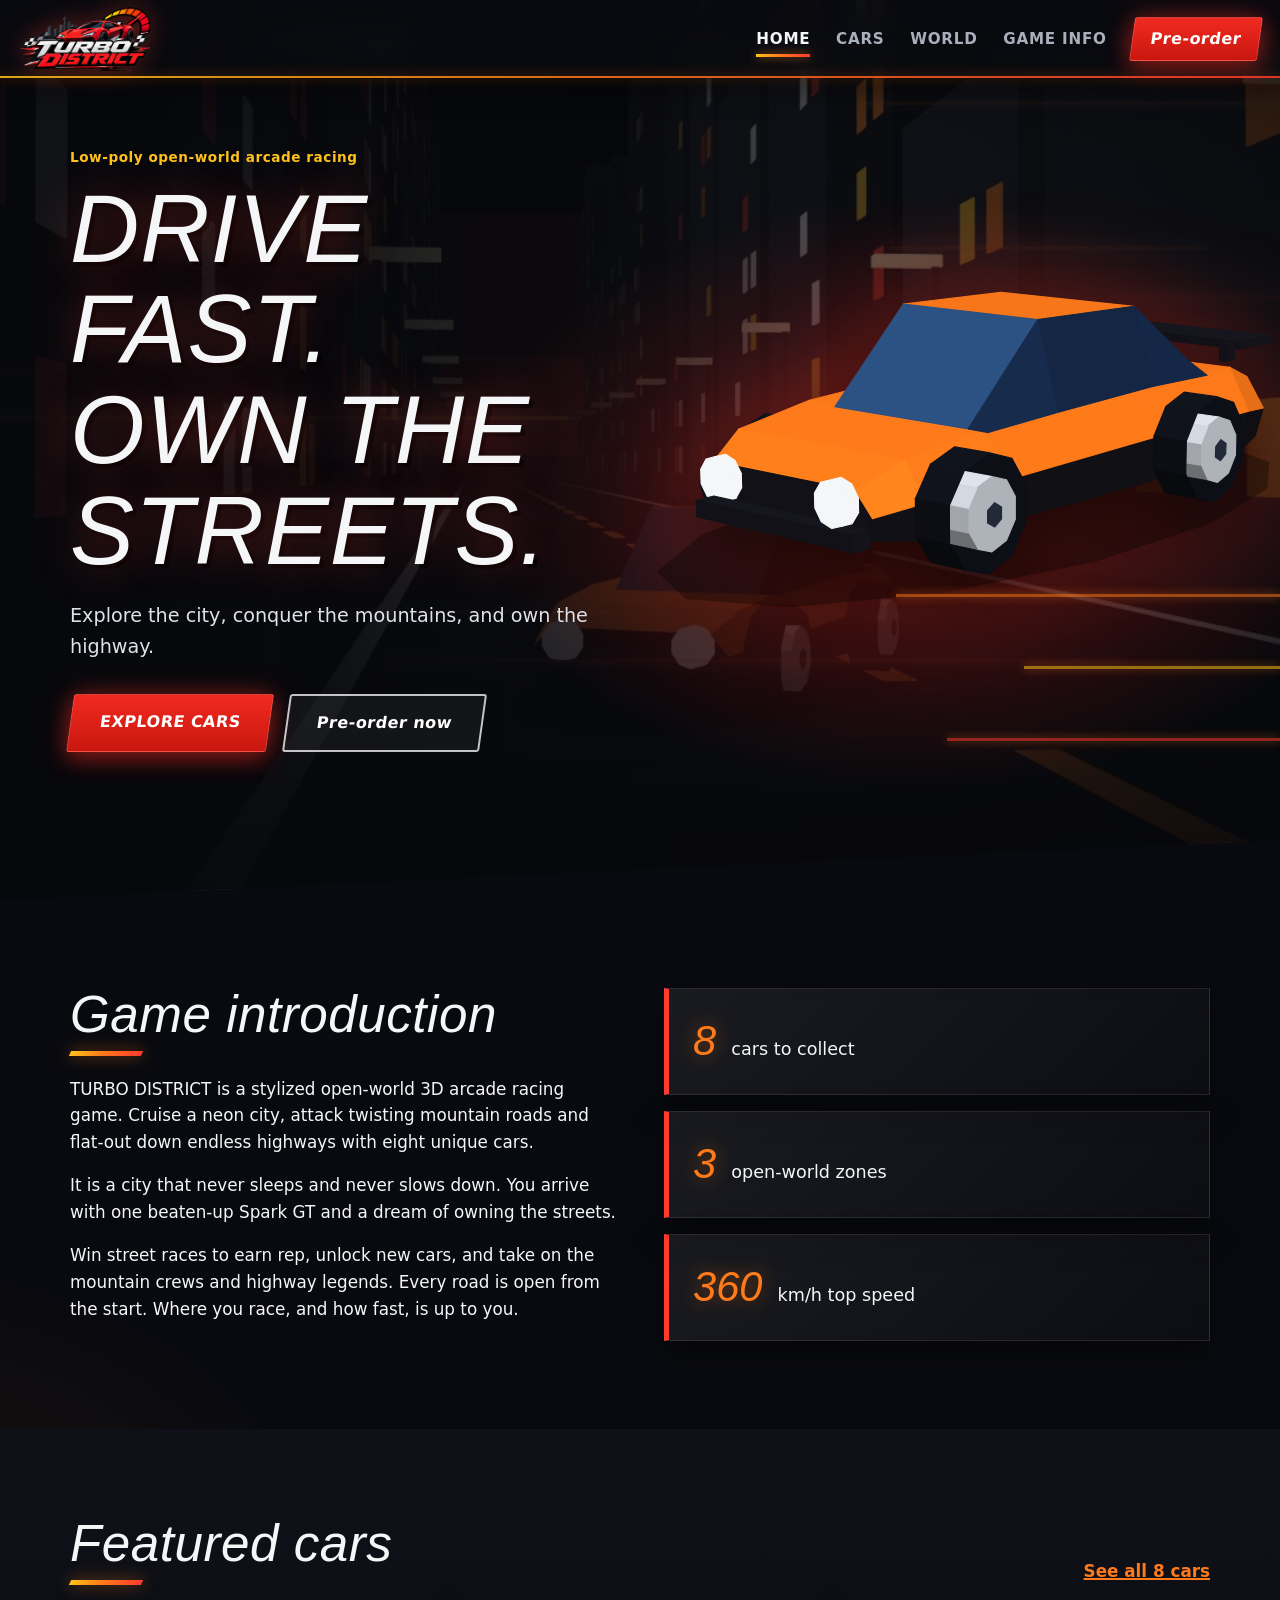
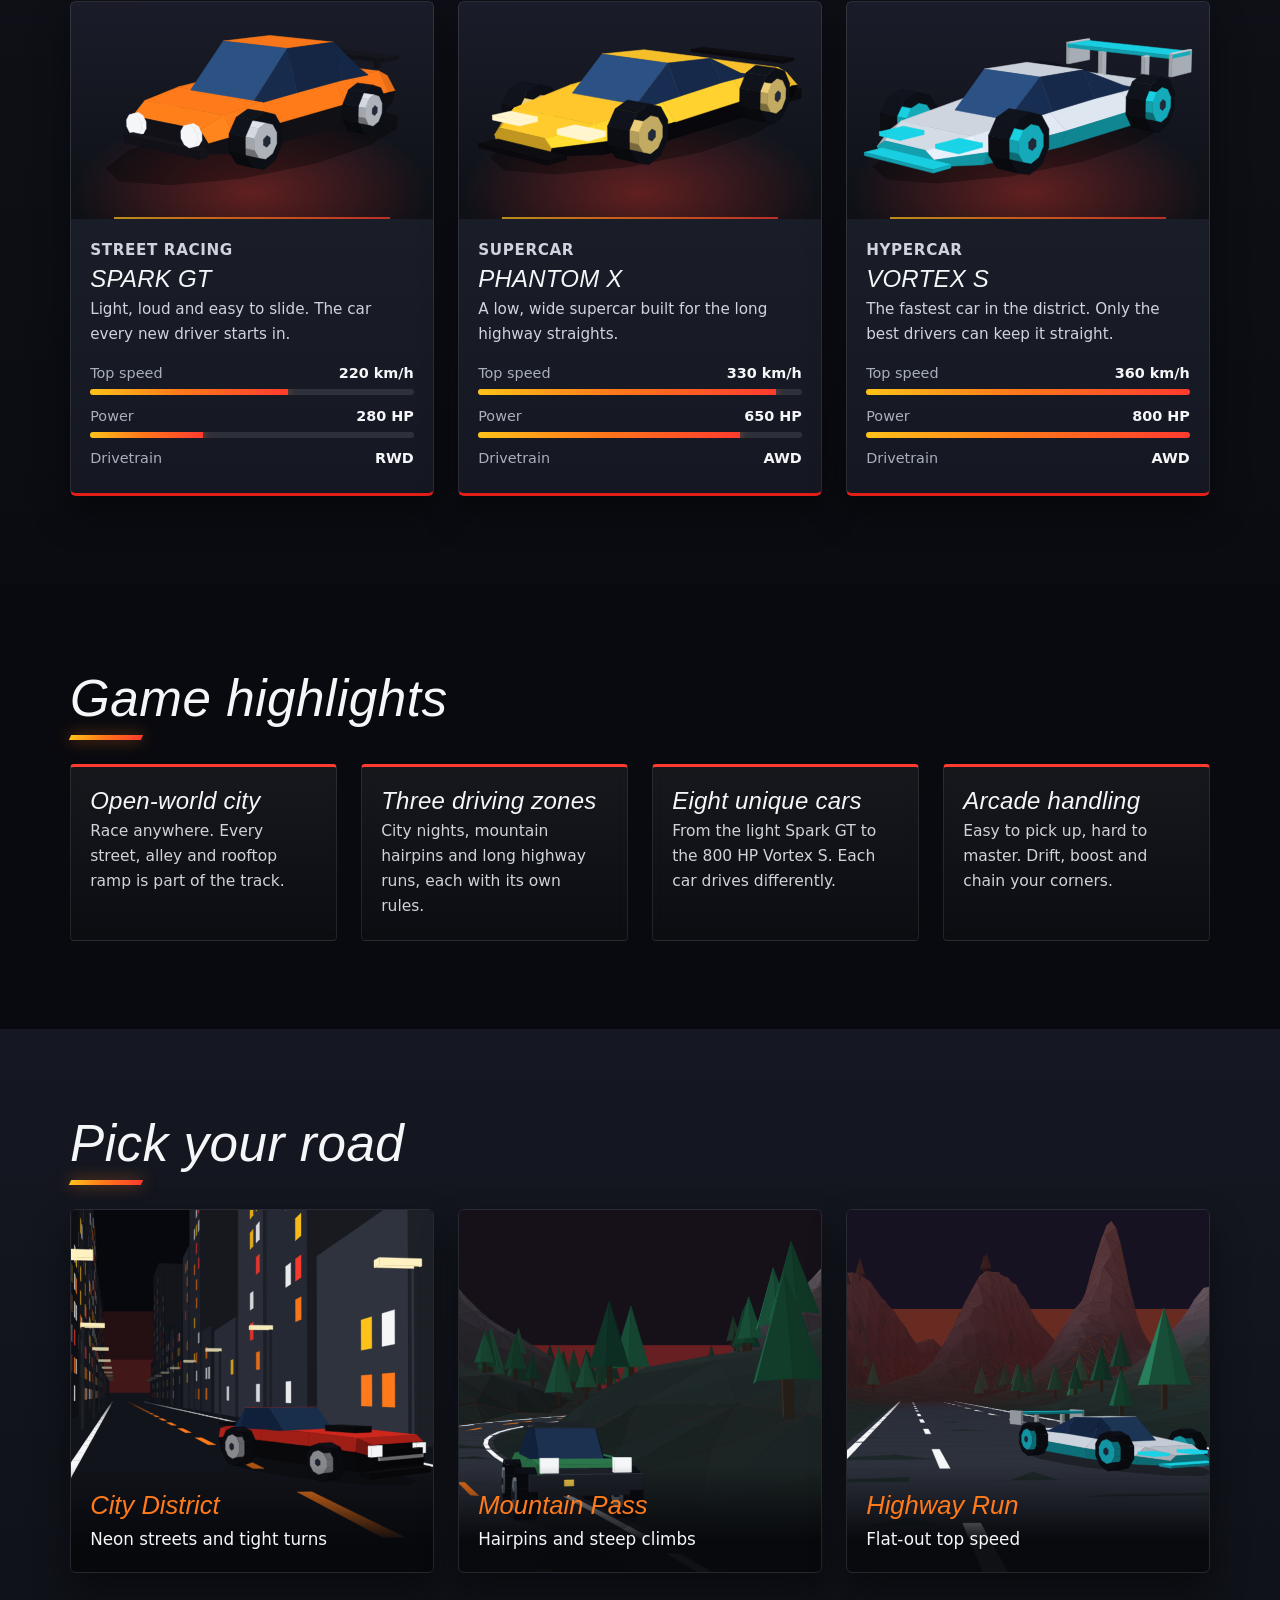
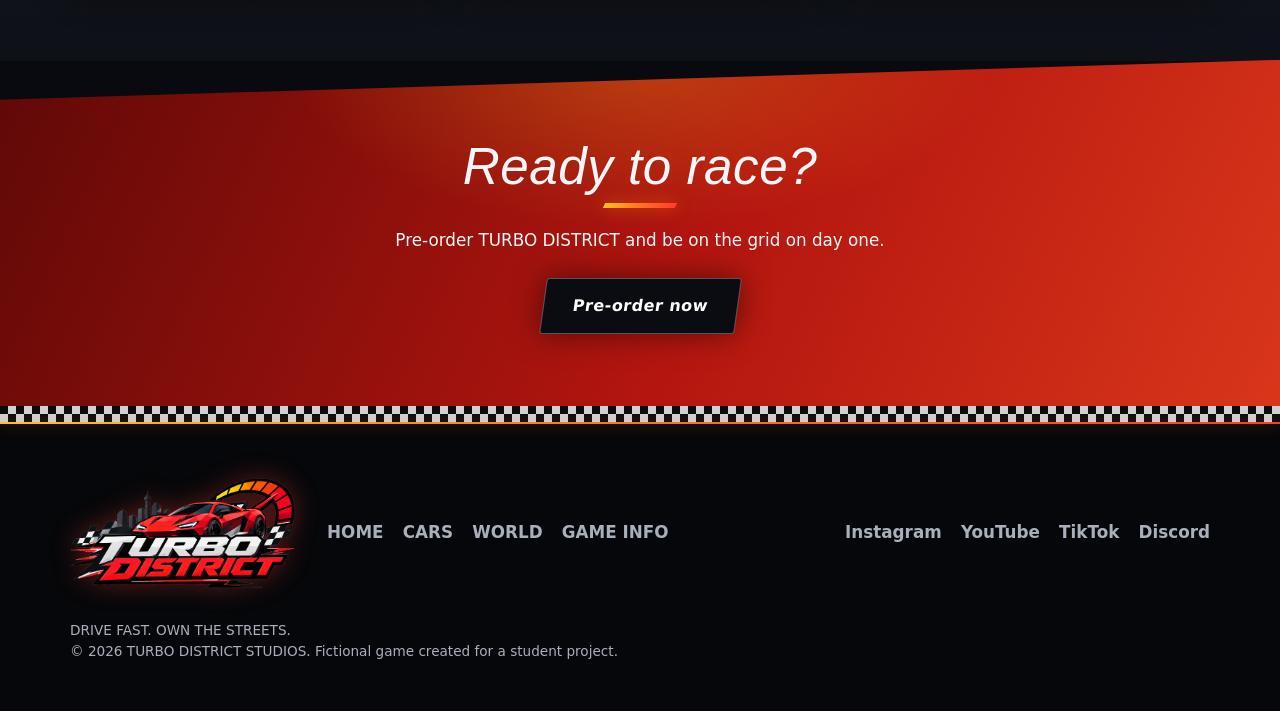
<file: index.html>
<!DOCTYPE html>
<html lang="en">
<head>
<meta charset="utf-8">
<meta name="viewport" content="width=device-width, initial-scale=1">
<title>Home | TURBO DISTRICT</title>
<meta name="theme-color" content="#090a0f">
<meta name="description" content="TURBO DISTRICT: a low-poly open-world arcade racing game. Drive fast. Own the streets.">
<link rel="icon" href="images/favicon.svg" type="image/svg+xml">
<link rel="stylesheet" href="css/style.css">
<script>document.documentElement.classList.add("js")</script>
</head>
<body class="home">
<a class="skip" href="#main">Skip to content</a>
<header class="site-header">
  <a class="logo" href="index.html" aria-label="TURBO DISTRICT home"><img src="images/logo.png" alt="TURBO DISTRICT logo" width="620" height="303"></a>
  <button class="nav-toggle" aria-expanded="false" aria-controls="nav" aria-label="Open menu"><span></span></button>
  <nav id="nav" aria-label="Main"><ul><li><a href="index.html" aria-current="page">HOME</a></li><li><a href="characters.html">CARS</a></li><li><a href="gallery.html">WORLD</a></li><li><a href="contact.html">GAME INFO</a></li></ul><a class="btn btn-sm" href="contact.html#download">Pre-order</a></nav>
</header>
<main id="main">
<section class="hero">
  <!-- Hero background video: video/hero.mp4 (muted loop). Replace the file to change it. The poster image shows while it loads. -->
  <video class="hero-video" autoplay muted loop playsinline preload="auto" poster="images/backgrounds/hero-poster.jpg" aria-hidden="true"><source src="video/hero.mp4" type="video/mp4"></video>
  <div class="wrap hero-grid">
    <div class="hero-text">
      <p class="tag tag-mint">Low-poly open-world arcade racing</p>
      <h1>DRIVE FAST.<br>OWN THE STREETS.</h1>
      <p class="lead">Explore the city, conquer the mountains, and own the highway.</p>
      <div class="actions"><a class="btn" href="characters.html">EXPLORE CARS</a><a class="btn btn-ghost" href="contact.html#download">Pre-order now</a></div>
    </div>
    <!-- REPLACE: swap images/hero/hero-car.svg for your own hero car render (keep the same file name or edit the src) -->
    <img class="hero-car" src="images/hero/hero-car.svg" alt="Orange low-poly sports car with rear wing" width="700" height="420">
  </div>
  <div class="speed" aria-hidden="true"><i></i><i></i><i></i></div>
</section>

<section class="section synopsis" id="synopsis">
  <div class="wrap two">
    <div>
      <h2>Game introduction</h2>
      <p>TURBO DISTRICT is a stylized open-world 3D arcade racing game. Cruise a neon city, attack twisting mountain roads and flat-out down endless highways with eight unique cars.</p>
      <p>It is a city that never sleeps and never slows down. You arrive with one beaten-up Spark GT and a dream of owning the streets.</p>
      <p>Win street races to earn rep, unlock new cars, and take on the mountain crews and highway legends. Every road is open from the start. Where you race, and how fast, is up to you.</p>
    </div>
    <ul class="facts"><li><strong>8</strong> cars to collect</li><li><strong>3</strong> open-world zones</li><li><strong>360</strong> km/h top speed</li></ul>
  </div>
</section>

<section class="section dark" id="featured">
  <div class="wrap">
    <div class="head"><h2>Featured cars</h2><a class="link" href="characters.html">See all 8 cars</a></div>
    <div class="grid-3"><article class="car" data-drive="RWD">
  <div class="car-img"><img src="images/cars/car-1.svg" alt="Spark Gt low-poly car, street racing" loading="lazy" width="700" height="420"></div>
  <div class="car-body">
    <p class="tag">STREET RACING</p>
    <h3>SPARK GT</h3>
    <p>Light, loud and easy to slide. The car every new driver starts in.</p>
    <dl class="stats">
      <div><dt>Top speed</dt><dd>220 km/h</dd><span class="bar"><i style="--v:61%"></i></span></div>
      <div><dt>Power</dt><dd>280 HP</dd><span class="bar"><i style="--v:35%"></i></span></div>
      <div><dt>Drivetrain</dt><dd>RWD</dd></div>
    </dl>
  </div>
</article><article class="car" data-drive="AWD">
  <div class="car-img"><img src="images/cars/car-3.svg" alt="Phantom X low-poly car, supercar" loading="lazy" width="700" height="420"></div>
  <div class="car-body">
    <p class="tag">SUPERCAR</p>
    <h3>PHANTOM X</h3>
    <p>A low, wide supercar built for the long highway straights.</p>
    <dl class="stats">
      <div><dt>Top speed</dt><dd>330 km/h</dd><span class="bar"><i style="--v:92%"></i></span></div>
      <div><dt>Power</dt><dd>650 HP</dd><span class="bar"><i style="--v:81%"></i></span></div>
      <div><dt>Drivetrain</dt><dd>AWD</dd></div>
    </dl>
  </div>
</article><article class="car" data-drive="AWD">
  <div class="car-img"><img src="images/cars/car-8.svg" alt="Vortex S low-poly car, hypercar" loading="lazy" width="700" height="420"></div>
  <div class="car-body">
    <p class="tag">HYPERCAR</p>
    <h3>VORTEX S</h3>
    <p>The fastest car in the district. Only the best drivers can keep it straight.</p>
    <dl class="stats">
      <div><dt>Top speed</dt><dd>360 km/h</dd><span class="bar"><i style="--v:100%"></i></span></div>
      <div><dt>Power</dt><dd>800 HP</dd><span class="bar"><i style="--v:100%"></i></span></div>
      <div><dt>Drivetrain</dt><dd>AWD</dd></div>
    </dl>
  </div>
</article></div>
  </div>
</section>

<section class="section" id="features">
  <div class="wrap">
    <h2>Game highlights</h2>
    <div class="features">
      <article><h3>Open-world city</h3><p>Race anywhere. Every street, alley and rooftop ramp is part of the track.</p></article>
      <article><h3>Three driving zones</h3><p>City nights, mountain hairpins and long highway runs, each with its own rules.</p></article>
      <article><h3>Eight unique cars</h3><p>From the light Spark GT to the 800 HP Vortex S. Each car drives differently.</p></article>
      <article><h3>Arcade handling</h3><p>Easy to pick up, hard to master. Drift, boost and chain your corners.</p></article>
    </div>
  </div>
</section>

<section class="section promo" id="zones">
  <div class="wrap">
    <h2>Pick your road</h2>
    <div class="zones">
      <a href="gallery.html#city"><img src="images/backgrounds/city.svg" alt="City District at night" loading="lazy"><span><b>City District</b>Neon streets and tight turns</span></a>
      <a href="gallery.html#mountain"><img src="images/backgrounds/mountain.svg" alt="Mountain Pass at dusk" loading="lazy"><span><b>Mountain Pass</b>Hairpins and steep climbs</span></a>
      <a href="gallery.html#highway"><img src="images/backgrounds/highway.svg" alt="Highway Run at sunset" loading="lazy"><span><b>Highway Run</b>Flat-out top speed</span></a>
    </div>
  </div>
</section>

<section class="cta">
  <div class="wrap"><h2>Ready to race?</h2><p>Pre-order TURBO DISTRICT and be on the grid on day one.</p><a class="btn" href="contact.html#download">Pre-order now</a></div>
</section>
</main>
<footer class="site-footer">
  <div class="wrap foot">
    <a class="logo" href="index.html"><img src="images/logo.png" alt="TURBO DISTRICT logo" width="620" height="303"></a>
    <ul><li><a href="index.html">HOME</a></li><li><a href="characters.html">CARS</a></li><li><a href="gallery.html">WORLD</a></li><li><a href="contact.html">GAME INFO</a></li></ul>
    <!-- REPLACE: change each href="#" to your real social media link -->
    <ul class="fsoc"><li><a href="#">Instagram</a></li><li><a href="#">YouTube</a></li><li><a href="#">TikTok</a></li><li><a href="#">Discord</a></li></ul>
    <p>DRIVE FAST. OWN THE STREETS.<br>&copy; <span id="year">2026</span> TURBO DISTRICT STUDIOS. Fictional game created for a student project.</p>
  </div>
</footer>
<script src="js/main.js"></script>
</body>
</html>
</file>
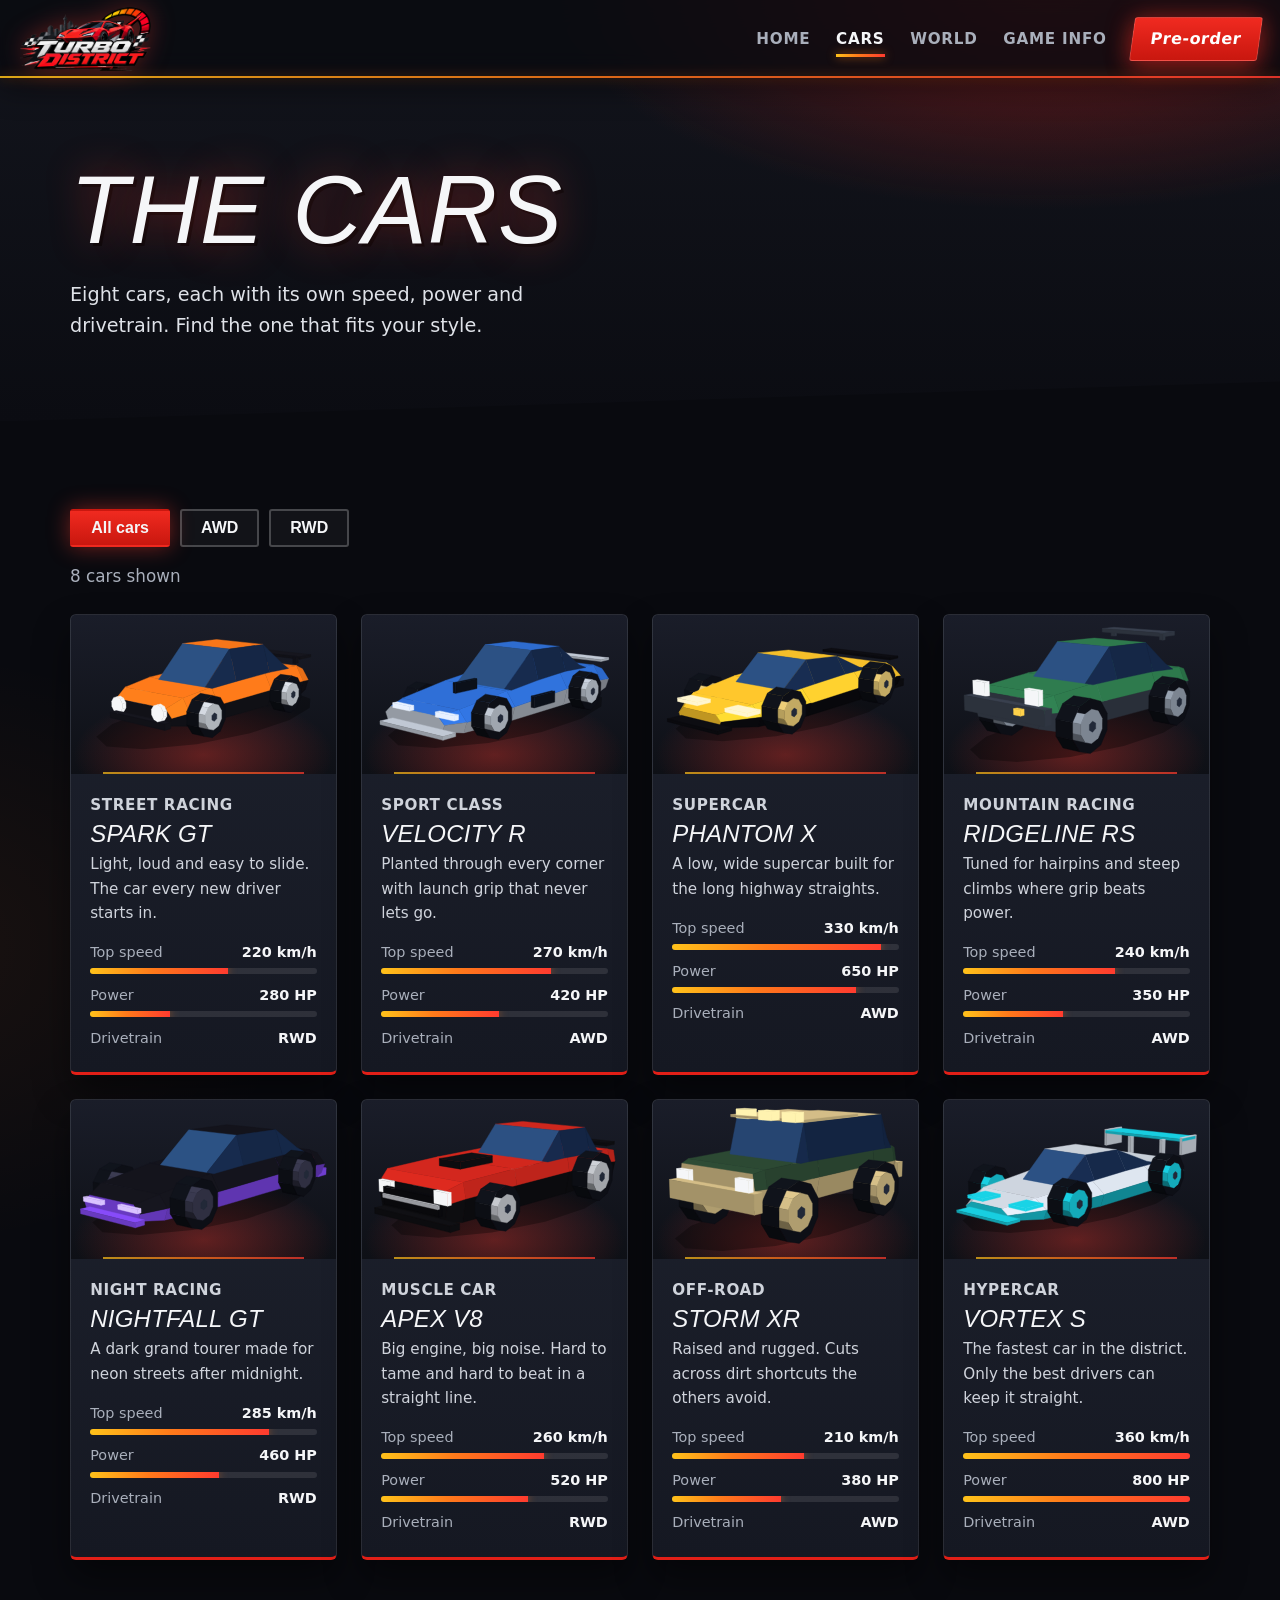
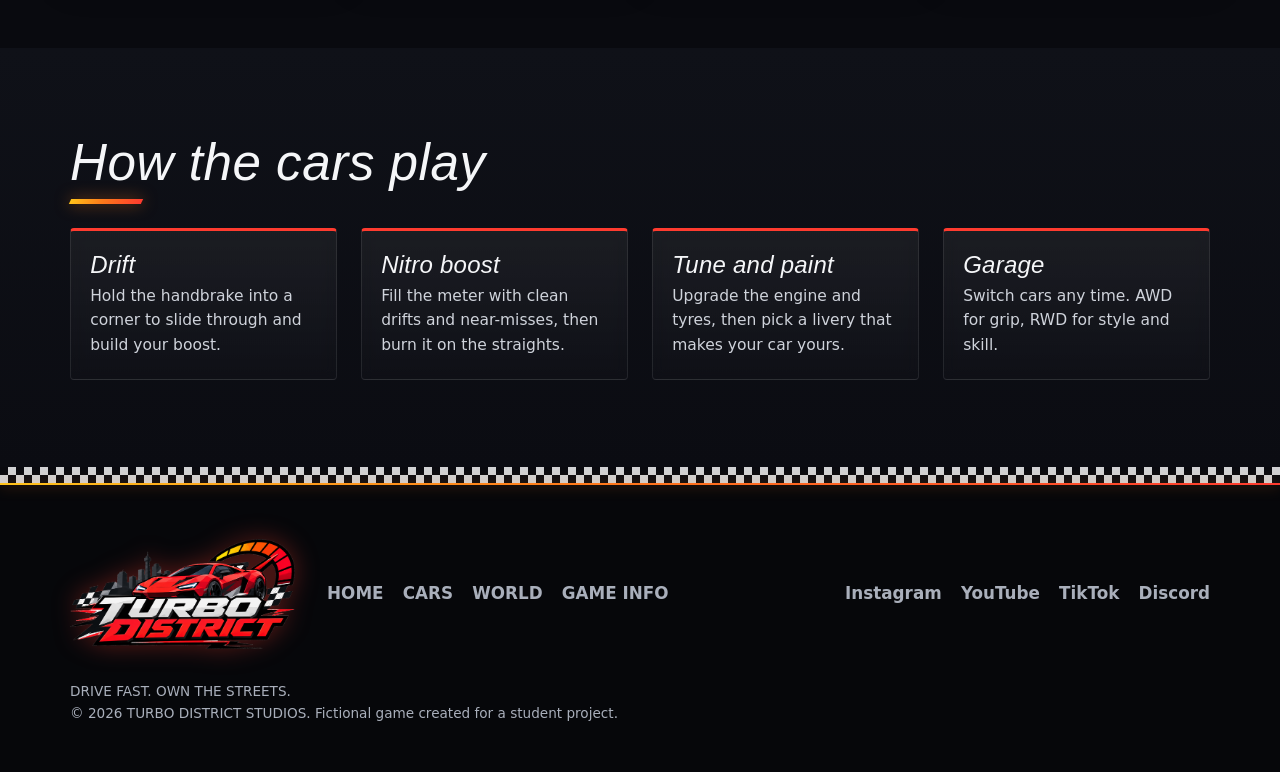
<file: characters.html>
<!DOCTYPE html>
<html lang="en">
<head>
<meta charset="utf-8">
<meta name="viewport" content="width=device-width, initial-scale=1">
<title>Cars | TURBO DISTRICT</title>
<meta name="theme-color" content="#090a0f">
<meta name="description" content="TURBO DISTRICT: a low-poly open-world arcade racing game. Drive fast. Own the streets.">
<link rel="icon" href="images/favicon.svg" type="image/svg+xml">
<link rel="stylesheet" href="css/style.css">
<script>document.documentElement.classList.add("js")</script>
</head>
<body class="cars">
<a class="skip" href="#main">Skip to content</a>
<header class="site-header">
  <a class="logo" href="index.html" aria-label="TURBO DISTRICT home"><img src="images/logo.png" alt="TURBO DISTRICT logo" width="620" height="303"></a>
  <button class="nav-toggle" aria-expanded="false" aria-controls="nav" aria-label="Open menu"><span></span></button>
  <nav id="nav" aria-label="Main"><ul><li><a href="index.html">HOME</a></li><li><a href="characters.html" aria-current="page">CARS</a></li><li><a href="gallery.html">WORLD</a></li><li><a href="contact.html">GAME INFO</a></li></ul><a class="btn btn-sm" href="contact.html#download">Pre-order</a></nav>
</header>
<main id="main">
<section class="page-head"><div class="wrap"><h1>THE CARS</h1><p class="lead">Eight cars, each with its own speed, power and drivetrain. Find the one that fits your style.</p></div></section>
<section class="section">
  <div class="wrap">
    <div class="filters" role="group" aria-label="Filter by drivetrain">
      <button class="chip is-on" data-filter="all">All cars</button><button class="chip" data-filter="AWD">AWD</button><button class="chip" data-filter="RWD">RWD</button>
    </div>
    <p class="count" aria-live="polite"><span id="count">8</span> cars shown</p>
    <!-- REPLACE: car images are in images/cars/car-1.svg to car-8.svg. Keep the names or change each src below. -->
    <div class="grid-4" id="car-grid"><article class="car" data-drive="RWD">
  <div class="car-img"><img src="images/cars/car-1.svg" alt="Spark Gt low-poly car, street racing" loading="lazy" width="700" height="420"></div>
  <div class="car-body">
    <p class="tag">STREET RACING</p>
    <h3>SPARK GT</h3>
    <p>Light, loud and easy to slide. The car every new driver starts in.</p>
    <dl class="stats">
      <div><dt>Top speed</dt><dd>220 km/h</dd><span class="bar"><i style="--v:61%"></i></span></div>
      <div><dt>Power</dt><dd>280 HP</dd><span class="bar"><i style="--v:35%"></i></span></div>
      <div><dt>Drivetrain</dt><dd>RWD</dd></div>
    </dl>
  </div>
</article><article class="car" data-drive="AWD">
  <div class="car-img"><img src="images/cars/car-2.svg" alt="Velocity R low-poly car, sport class" loading="lazy" width="700" height="420"></div>
  <div class="car-body">
    <p class="tag">SPORT CLASS</p>
    <h3>VELOCITY R</h3>
    <p>Planted through every corner with launch grip that never lets go.</p>
    <dl class="stats">
      <div><dt>Top speed</dt><dd>270 km/h</dd><span class="bar"><i style="--v:75%"></i></span></div>
      <div><dt>Power</dt><dd>420 HP</dd><span class="bar"><i style="--v:52%"></i></span></div>
      <div><dt>Drivetrain</dt><dd>AWD</dd></div>
    </dl>
  </div>
</article><article class="car" data-drive="AWD">
  <div class="car-img"><img src="images/cars/car-3.svg" alt="Phantom X low-poly car, supercar" loading="lazy" width="700" height="420"></div>
  <div class="car-body">
    <p class="tag">SUPERCAR</p>
    <h3>PHANTOM X</h3>
    <p>A low, wide supercar built for the long highway straights.</p>
    <dl class="stats">
      <div><dt>Top speed</dt><dd>330 km/h</dd><span class="bar"><i style="--v:92%"></i></span></div>
      <div><dt>Power</dt><dd>650 HP</dd><span class="bar"><i style="--v:81%"></i></span></div>
      <div><dt>Drivetrain</dt><dd>AWD</dd></div>
    </dl>
  </div>
</article><article class="car" data-drive="AWD">
  <div class="car-img"><img src="images/cars/car-4.svg" alt="Ridgeline Rs low-poly car, mountain racing" loading="lazy" width="700" height="420"></div>
  <div class="car-body">
    <p class="tag">MOUNTAIN RACING</p>
    <h3>RIDGELINE RS</h3>
    <p>Tuned for hairpins and steep climbs where grip beats power.</p>
    <dl class="stats">
      <div><dt>Top speed</dt><dd>240 km/h</dd><span class="bar"><i style="--v:67%"></i></span></div>
      <div><dt>Power</dt><dd>350 HP</dd><span class="bar"><i style="--v:44%"></i></span></div>
      <div><dt>Drivetrain</dt><dd>AWD</dd></div>
    </dl>
  </div>
</article><article class="car" data-drive="RWD">
  <div class="car-img"><img src="images/cars/car-5.svg" alt="Nightfall Gt low-poly car, night racing" loading="lazy" width="700" height="420"></div>
  <div class="car-body">
    <p class="tag">NIGHT RACING</p>
    <h3>NIGHTFALL GT</h3>
    <p>A dark grand tourer made for neon streets after midnight.</p>
    <dl class="stats">
      <div><dt>Top speed</dt><dd>285 km/h</dd><span class="bar"><i style="--v:79%"></i></span></div>
      <div><dt>Power</dt><dd>460 HP</dd><span class="bar"><i style="--v:57%"></i></span></div>
      <div><dt>Drivetrain</dt><dd>RWD</dd></div>
    </dl>
  </div>
</article><article class="car" data-drive="RWD">
  <div class="car-img"><img src="images/cars/car-6.svg" alt="Apex V8 low-poly car, muscle car" loading="lazy" width="700" height="420"></div>
  <div class="car-body">
    <p class="tag">MUSCLE CAR</p>
    <h3>APEX V8</h3>
    <p>Big engine, big noise. Hard to tame and hard to beat in a straight line.</p>
    <dl class="stats">
      <div><dt>Top speed</dt><dd>260 km/h</dd><span class="bar"><i style="--v:72%"></i></span></div>
      <div><dt>Power</dt><dd>520 HP</dd><span class="bar"><i style="--v:65%"></i></span></div>
      <div><dt>Drivetrain</dt><dd>RWD</dd></div>
    </dl>
  </div>
</article><article class="car" data-drive="AWD">
  <div class="car-img"><img src="images/cars/car-7.svg" alt="Storm Xr low-poly car, off-road" loading="lazy" width="700" height="420"></div>
  <div class="car-body">
    <p class="tag">OFF-ROAD</p>
    <h3>STORM XR</h3>
    <p>Raised and rugged. Cuts across dirt shortcuts the others avoid.</p>
    <dl class="stats">
      <div><dt>Top speed</dt><dd>210 km/h</dd><span class="bar"><i style="--v:58%"></i></span></div>
      <div><dt>Power</dt><dd>380 HP</dd><span class="bar"><i style="--v:48%"></i></span></div>
      <div><dt>Drivetrain</dt><dd>AWD</dd></div>
    </dl>
  </div>
</article><article class="car" data-drive="AWD">
  <div class="car-img"><img src="images/cars/car-8.svg" alt="Vortex S low-poly car, hypercar" loading="lazy" width="700" height="420"></div>
  <div class="car-body">
    <p class="tag">HYPERCAR</p>
    <h3>VORTEX S</h3>
    <p>The fastest car in the district. Only the best drivers can keep it straight.</p>
    <dl class="stats">
      <div><dt>Top speed</dt><dd>360 km/h</dd><span class="bar"><i style="--v:100%"></i></span></div>
      <div><dt>Power</dt><dd>800 HP</dd><span class="bar"><i style="--v:100%"></i></span></div>
      <div><dt>Drivetrain</dt><dd>AWD</dd></div>
    </dl>
  </div>
</article></div>
  </div>
</section>
<section class="section dark">
  <div class="wrap">
    <h2>How the cars play</h2>
    <div class="features">
      <article><h3>Drift</h3><p>Hold the handbrake into a corner to slide through and build your boost.</p></article>
      <article><h3>Nitro boost</h3><p>Fill the meter with clean drifts and near-misses, then burn it on the straights.</p></article>
      <article><h3>Tune and paint</h3><p>Upgrade the engine and tyres, then pick a livery that makes your car yours.</p></article>
      <article><h3>Garage</h3><p>Switch cars any time. AWD for grip, RWD for style and skill.</p></article>
    </div>
  </div>
</section>
</main>
<footer class="site-footer">
  <div class="wrap foot">
    <a class="logo" href="index.html"><img src="images/logo.png" alt="TURBO DISTRICT logo" width="620" height="303"></a>
    <ul><li><a href="index.html">HOME</a></li><li><a href="characters.html">CARS</a></li><li><a href="gallery.html">WORLD</a></li><li><a href="contact.html">GAME INFO</a></li></ul>
    <!-- REPLACE: change each href="#" to your real social media link -->
    <ul class="fsoc"><li><a href="#">Instagram</a></li><li><a href="#">YouTube</a></li><li><a href="#">TikTok</a></li><li><a href="#">Discord</a></li></ul>
    <p>DRIVE FAST. OWN THE STREETS.<br>&copy; <span id="year">2026</span> TURBO DISTRICT STUDIOS. Fictional game created for a student project.</p>
  </div>
</footer>
<script src="js/main.js"></script>
</body>
</html>
</file>
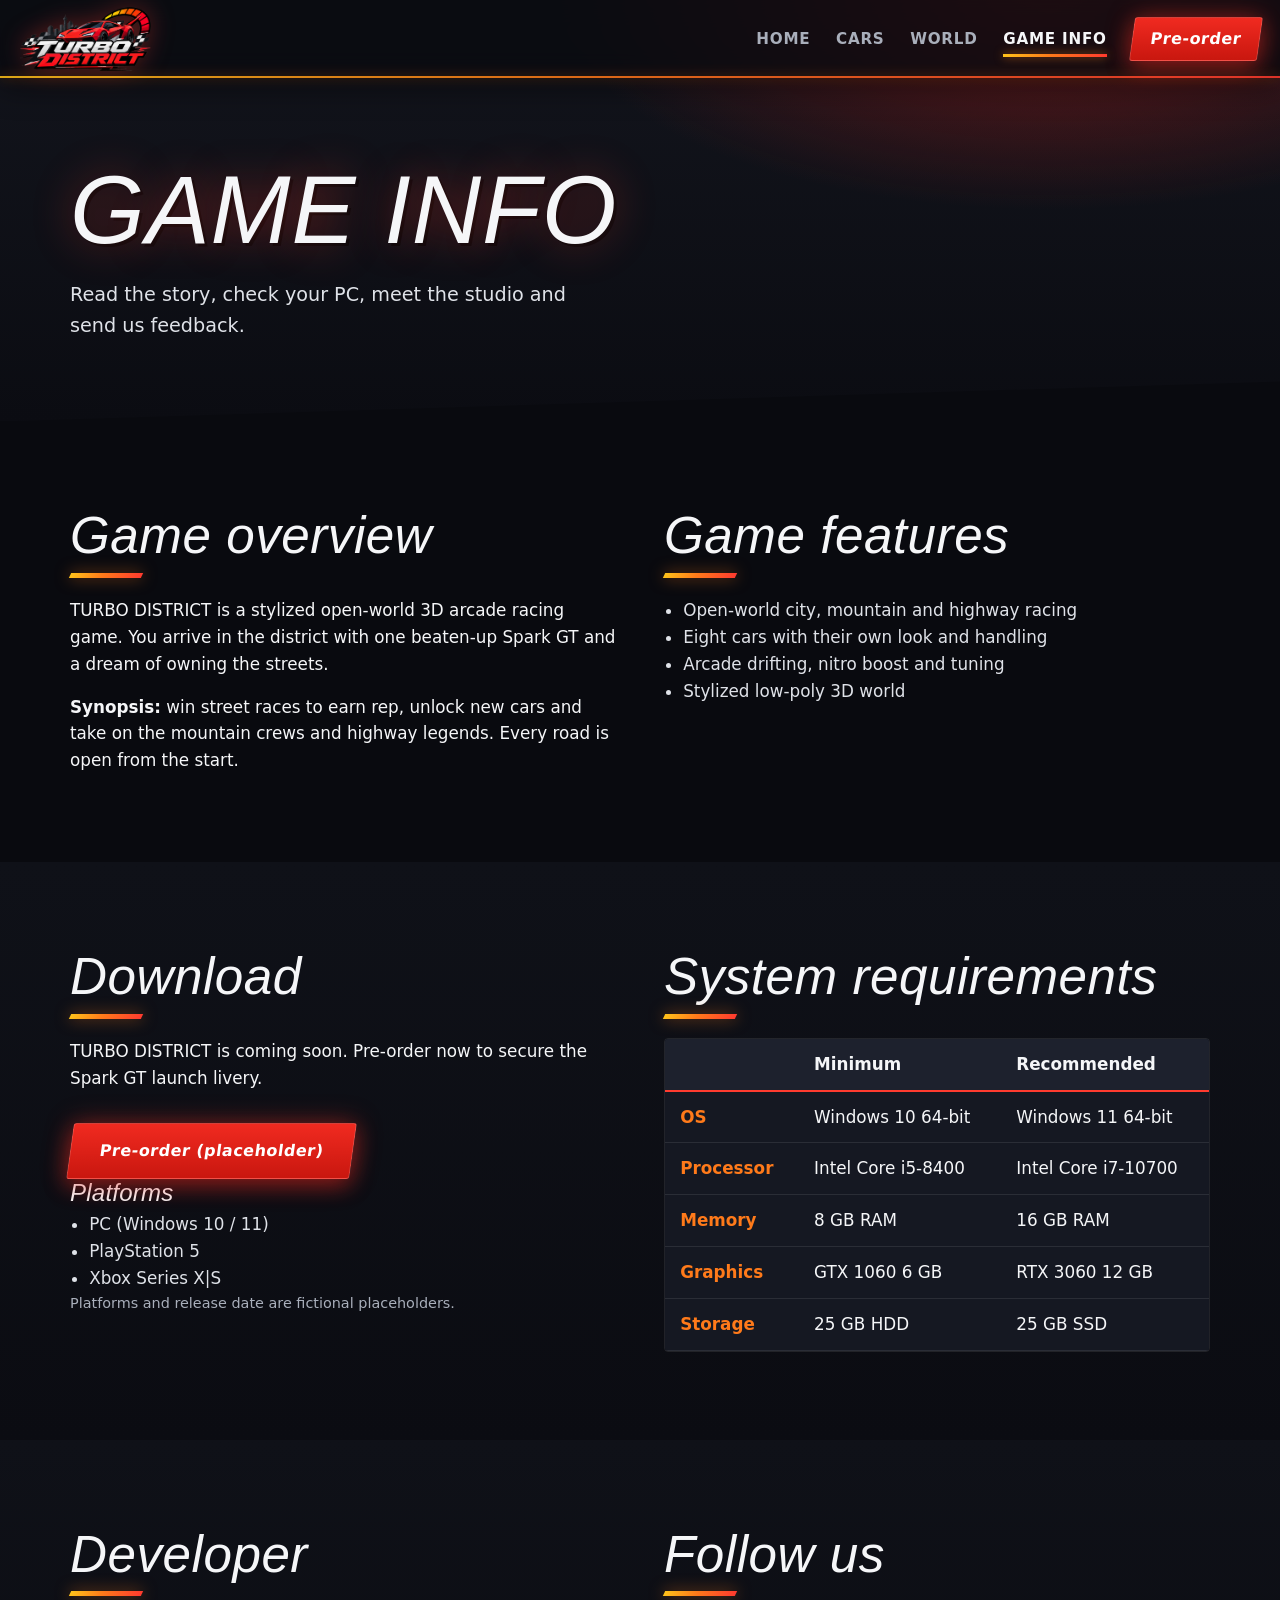
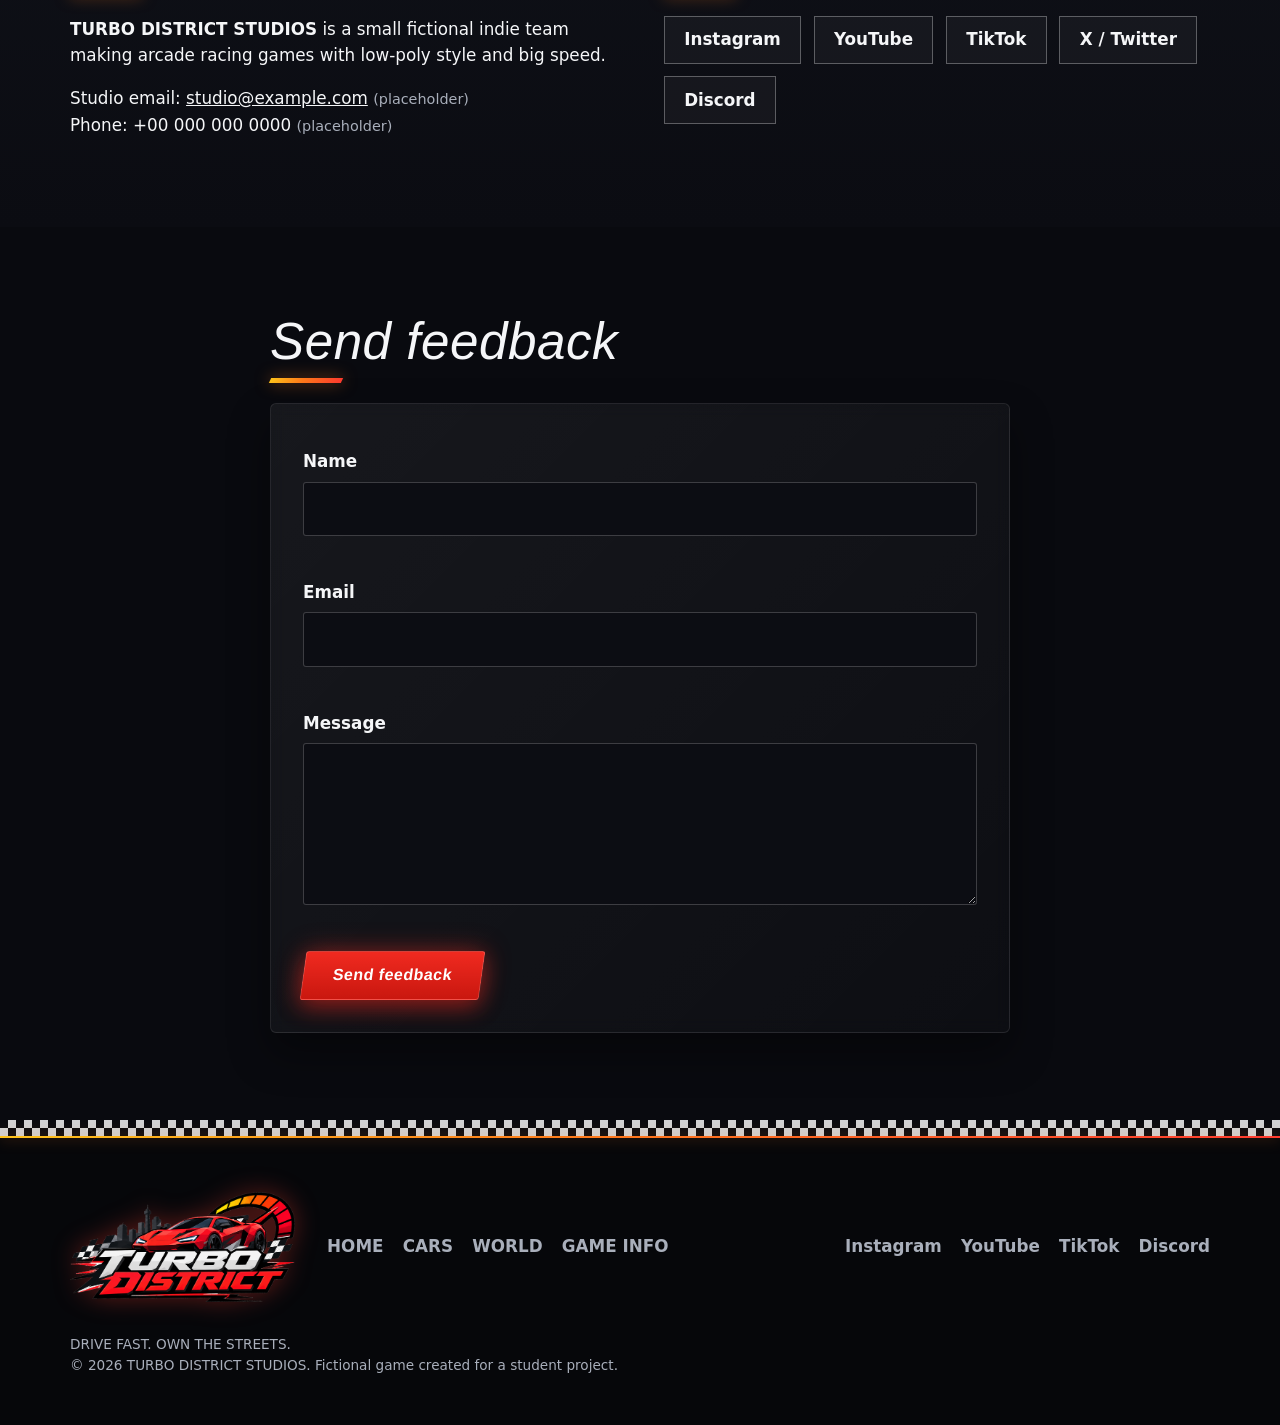
<file: contact.html>
<!DOCTYPE html>
<html lang="en">
<head>
<meta charset="utf-8">
<meta name="viewport" content="width=device-width, initial-scale=1">
<title>Game Info | TURBO DISTRICT</title>
<meta name="theme-color" content="#090a0f">
<meta name="description" content="TURBO DISTRICT: a low-poly open-world arcade racing game. Drive fast. Own the streets.">
<link rel="icon" href="images/favicon.svg" type="image/svg+xml">
<link rel="stylesheet" href="css/style.css">
<script>document.documentElement.classList.add("js")</script>
</head>
<body class="contact">
<a class="skip" href="#main">Skip to content</a>
<header class="site-header">
  <a class="logo" href="index.html" aria-label="TURBO DISTRICT home"><img src="images/logo.png" alt="TURBO DISTRICT logo" width="620" height="303"></a>
  <button class="nav-toggle" aria-expanded="false" aria-controls="nav" aria-label="Open menu"><span></span></button>
  <nav id="nav" aria-label="Main"><ul><li><a href="index.html">HOME</a></li><li><a href="characters.html">CARS</a></li><li><a href="gallery.html">WORLD</a></li><li><a href="contact.html" aria-current="page">GAME INFO</a></li></ul><a class="btn btn-sm" href="contact.html#download">Pre-order</a></nav>
</header>
<main id="main">
<section class="page-head"><div class="wrap"><h1>GAME INFO</h1><p class="lead">Read the story, check your PC, meet the studio and send us feedback.</p></div></section>
<section class="section" id="overview">
  <div class="wrap two">
    <div><h2>Game overview</h2>
      <p>TURBO DISTRICT is a stylized open-world 3D arcade racing game. You arrive in the district with one beaten-up Spark GT and a dream of owning the streets.</p>
      <p><strong>Synopsis:</strong> win street races to earn rep, unlock new cars and take on the mountain crews and highway legends. Every road is open from the start.</p></div>
    <div><h2>Game features</h2>
      <ul class="plain"><li>Open-world city, mountain and highway racing</li><li>Eight cars with their own look and handling</li><li>Arcade drifting, nitro boost and tuning</li><li>Stylized low-poly 3D world</li></ul></div>
  </div>
</section>
<section class="section dark" id="download">
  <div class="wrap two">
    <div>
      <h2>Download</h2>
      <p>TURBO DISTRICT is coming soon. Pre-order now to secure the Spark GT launch livery.</p>
      <div class="actions"><a class="btn" href="#feedback">Pre-order (placeholder)</a></div>
      <h3>Platforms</h3>
      <ul class="plain"><li>PC (Windows 10 / 11)</li><li>PlayStation 5</li><li>Xbox Series X|S</li></ul>
      <p class="note">Platforms and release date are fictional placeholders.</p>
    </div>
    <div>
      <h2>System requirements</h2>
      <div class="table-wrap"><table>
        <caption class="sr">Minimum and recommended PC specifications</caption>
        <thead><tr><th></th><th>Minimum</th><th>Recommended</th></tr></thead>
        <tbody><tr><td>OS</td><td>Windows 10 64-bit</td><td>Windows 11 64-bit</td></tr><tr><td>Processor</td><td>Intel Core i5-8400</td><td>Intel Core i7-10700</td></tr><tr><td>Memory</td><td>8 GB RAM</td><td>16 GB RAM</td></tr><tr><td>Graphics</td><td>GTX 1060 6 GB</td><td>RTX 3060 12 GB</td></tr><tr><td>Storage</td><td>25 GB HDD</td><td>25 GB SSD</td></tr></tbody>
      </table></div>
    </div>
  </div>
</section>
<section class="section dark" id="developer">
  <div class="wrap two">
    <div>
      <h2>Developer</h2>
      <p><strong>TURBO DISTRICT STUDIOS</strong> is a small fictional indie team making arcade racing games with low-poly style and big speed.</p>
      <p>Studio email: <a href="mailto:studio@example.com">studio@example.com</a> <span class="note">(placeholder)</span><br>Phone: +00 000 000 0000 <span class="note">(placeholder)</span></p>
    </div>
    <div>
      <h2>Follow us</h2>
      <!-- REPLACE: change each href="#" to your real social media link. No real accounts are used. -->
      <ul class="socials"><li><a href="#">Instagram</a></li><li><a href="#">YouTube</a></li><li><a href="#">TikTok</a></li><li><a href="#">X / Twitter</a></li><li><a href="#">Discord</a></li></ul>
    </div>
  </div>
</section>
<section class="section" id="feedback">
  <div class="wrap narrow">
    <h2>Send feedback</h2>
    <!-- Works with Netlify Forms once hosted. Locally it shows a confirmation only. -->
    <form id="feedback-form" name="feedback" method="POST" data-netlify="true" novalidate>
      <input type="hidden" name="form-name" value="feedback">
      <label for="name">Name</label><input id="name" name="name" type="text" autocomplete="name" required>
      <p class="err" data-for="name"></p>
      <label for="email">Email</label><input id="email" name="email" type="email" autocomplete="email" required>
      <p class="err" data-for="email"></p>
      <label for="message">Message</label><textarea id="message" name="message" rows="5" required></textarea>
      <p class="err" data-for="message"></p>
      <button class="btn" type="submit">Send feedback</button>
      <p class="ok" id="ok" role="status" hidden>Thanks! Your feedback has been sent.</p>
    </form>
  </div>
</section>
</main>
<footer class="site-footer">
  <div class="wrap foot">
    <a class="logo" href="index.html"><img src="images/logo.png" alt="TURBO DISTRICT logo" width="620" height="303"></a>
    <ul><li><a href="index.html">HOME</a></li><li><a href="characters.html">CARS</a></li><li><a href="gallery.html">WORLD</a></li><li><a href="contact.html">GAME INFO</a></li></ul>
    <!-- REPLACE: change each href="#" to your real social media link -->
    <ul class="fsoc"><li><a href="#">Instagram</a></li><li><a href="#">YouTube</a></li><li><a href="#">TikTok</a></li><li><a href="#">Discord</a></li></ul>
    <p>DRIVE FAST. OWN THE STREETS.<br>&copy; <span id="year">2026</span> TURBO DISTRICT STUDIOS. Fictional game created for a student project.</p>
  </div>
</footer>
<script src="js/main.js"></script>
</body>
</html>
</file>
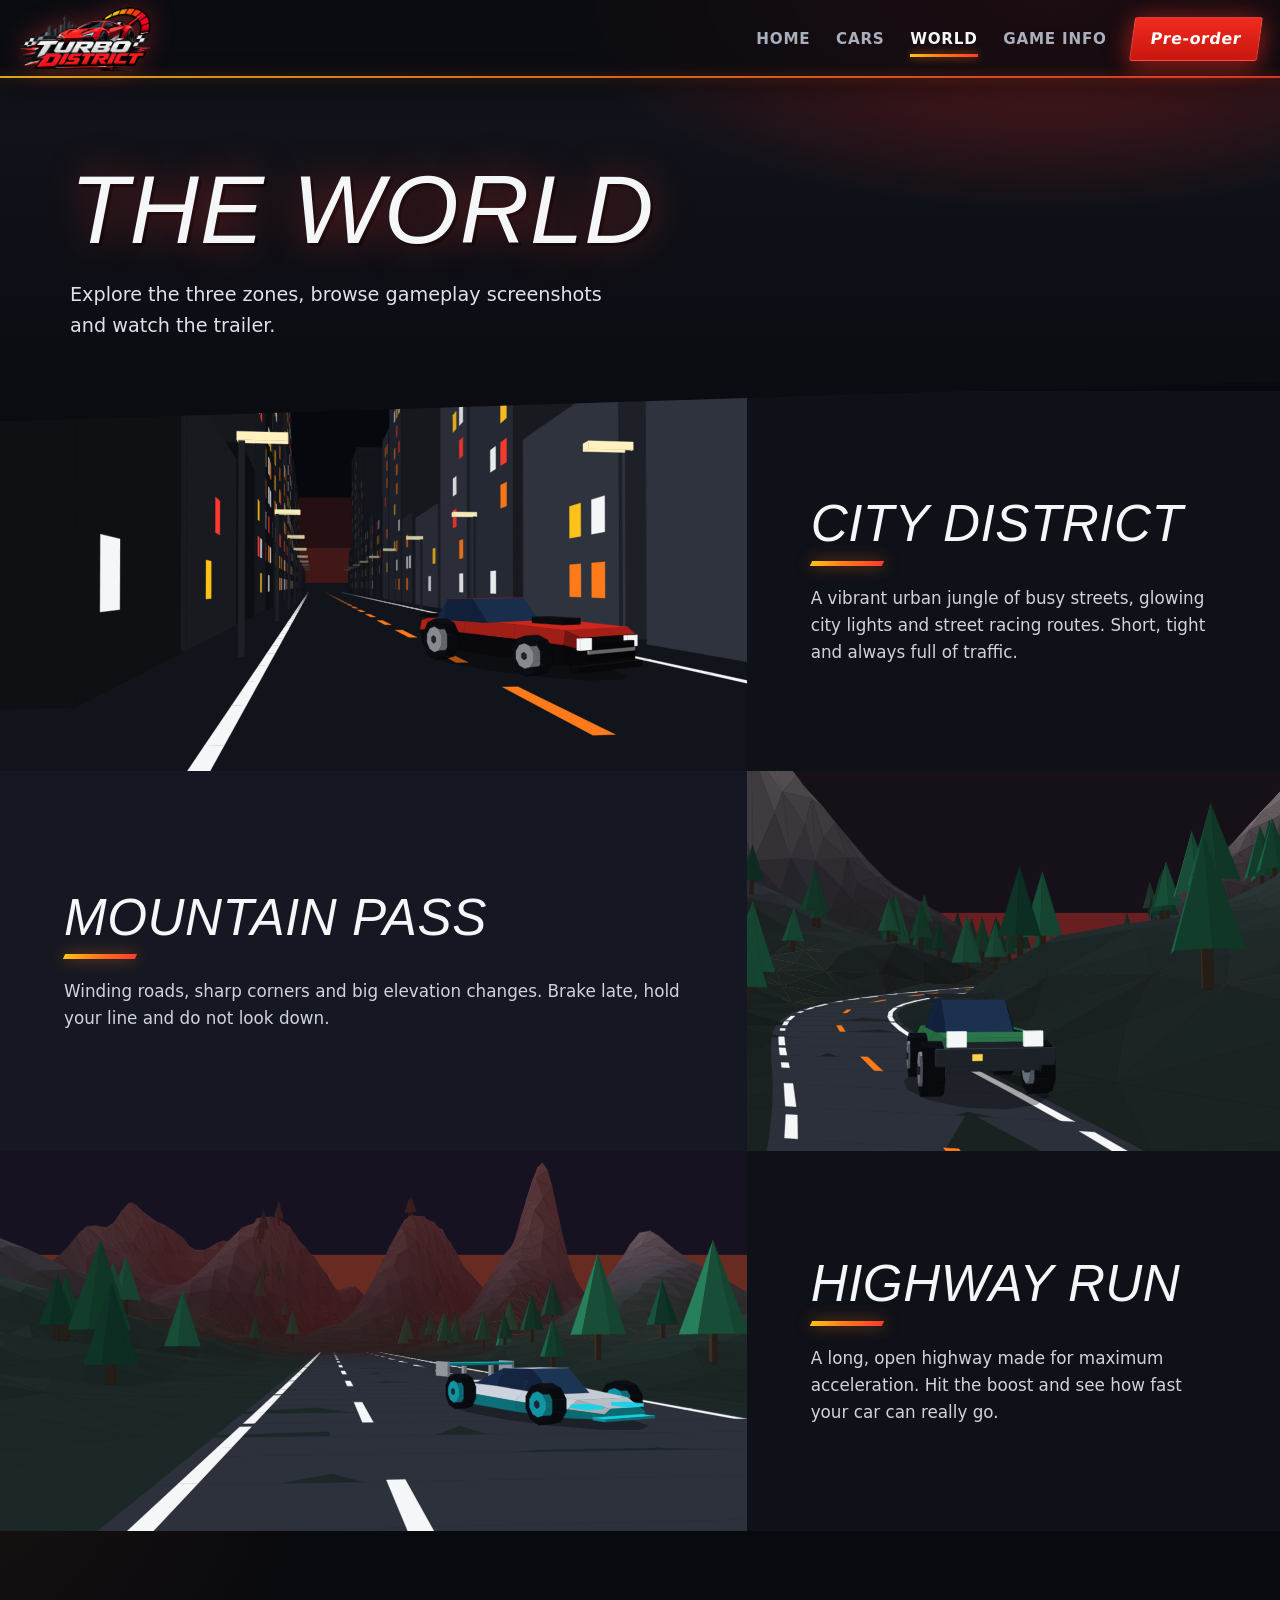
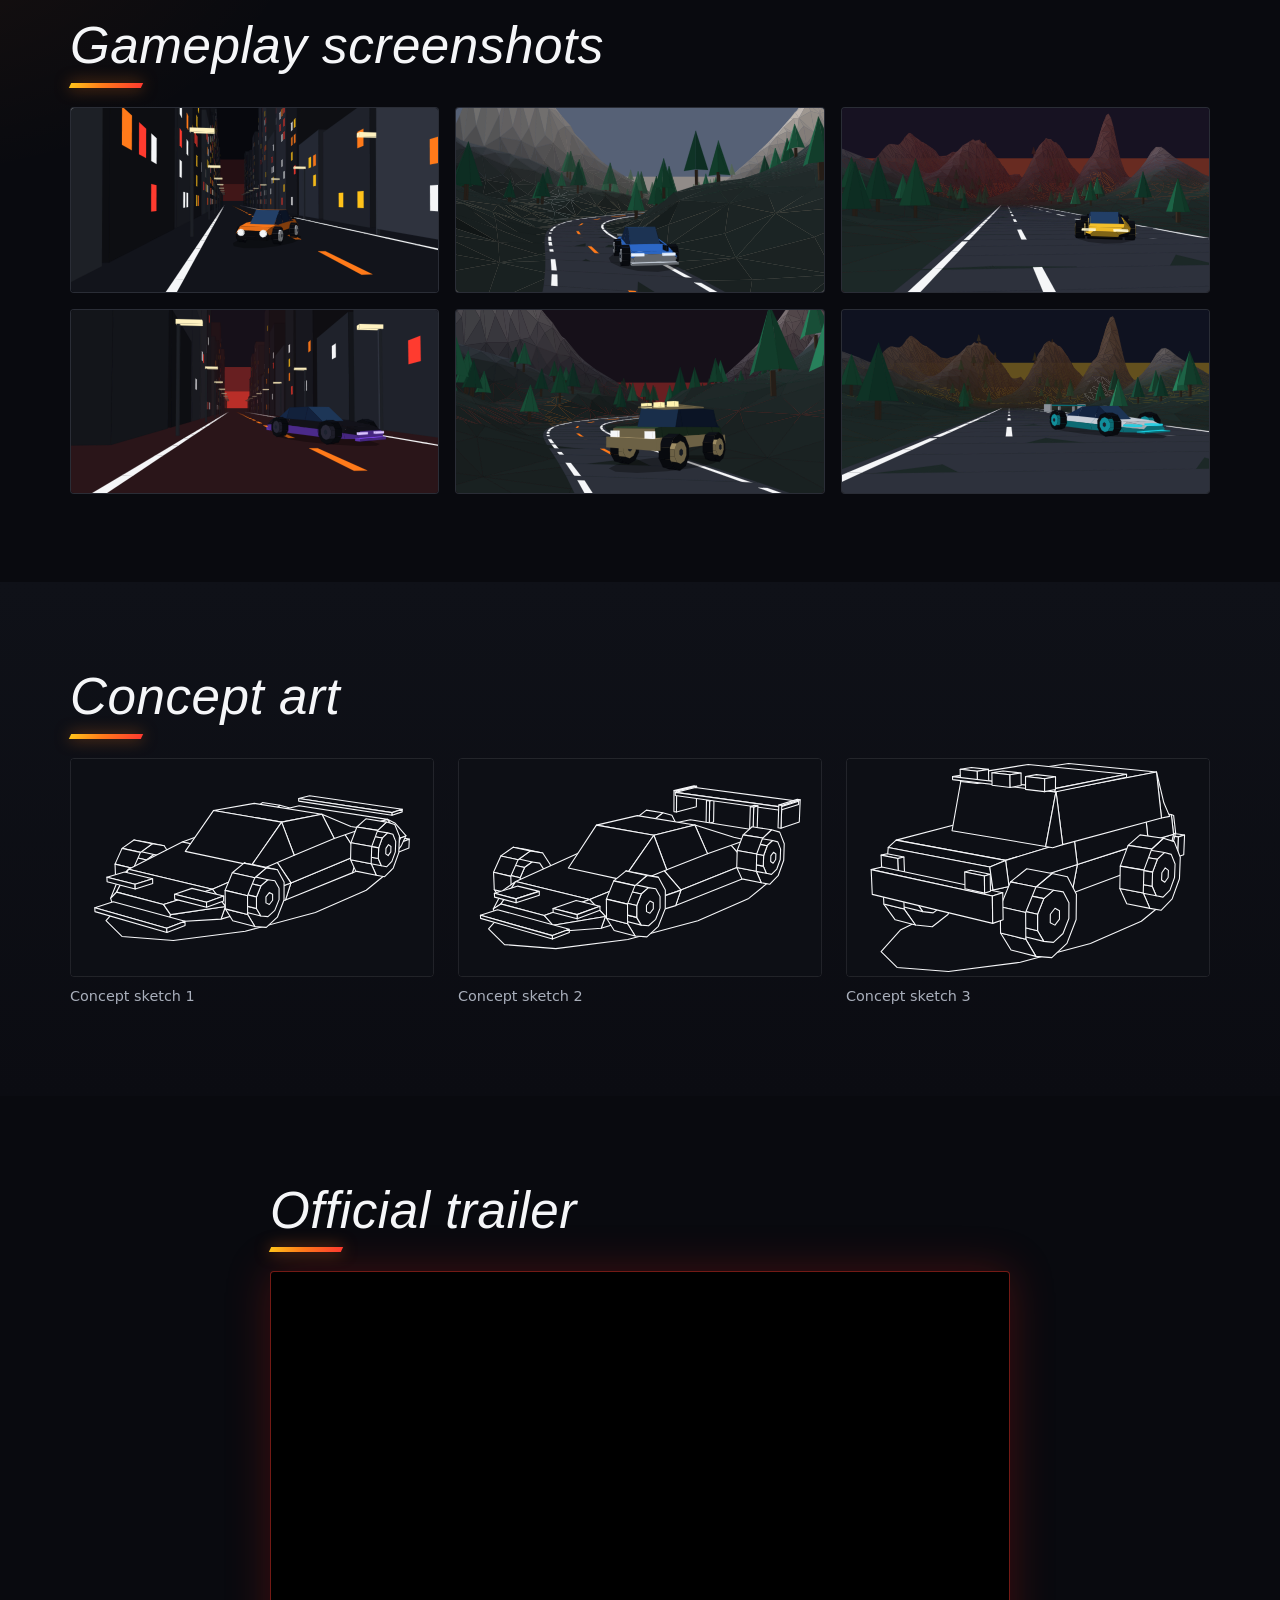
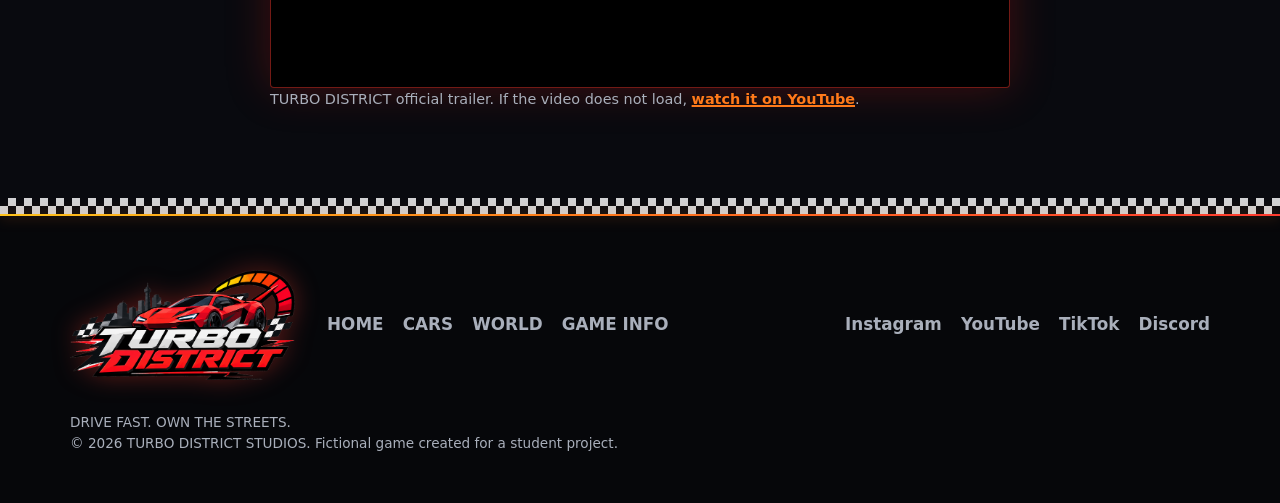
<file: gallery.html>
<!DOCTYPE html>
<html lang="en">
<head>
<meta charset="utf-8">
<meta name="viewport" content="width=device-width, initial-scale=1">
<title>World | TURBO DISTRICT</title>
<meta name="theme-color" content="#090a0f">
<meta name="description" content="TURBO DISTRICT: a low-poly open-world arcade racing game. Drive fast. Own the streets.">
<link rel="icon" href="images/favicon.svg" type="image/svg+xml">
<link rel="stylesheet" href="css/style.css">
<script>document.documentElement.classList.add("js")</script>
</head>
<body class="gallery">
<a class="skip" href="#main">Skip to content</a>
<header class="site-header">
  <a class="logo" href="index.html" aria-label="TURBO DISTRICT home"><img src="images/logo.png" alt="TURBO DISTRICT logo" width="620" height="303"></a>
  <button class="nav-toggle" aria-expanded="false" aria-controls="nav" aria-label="Open menu"><span></span></button>
  <nav id="nav" aria-label="Main"><ul><li><a href="index.html">HOME</a></li><li><a href="characters.html">CARS</a></li><li><a href="gallery.html" aria-current="page">WORLD</a></li><li><a href="contact.html">GAME INFO</a></li></ul><a class="btn btn-sm" href="contact.html#download">Pre-order</a></nav>
</header>
<main id="main">
<section class="page-head"><div class="wrap"><h1>THE WORLD</h1><p class="lead">Explore the three zones, browse gameplay screenshots and watch the trailer.</p></div></section>
<section class="zones-full">
<article class="zone" id="city"><img src="images/backgrounds/city.svg" alt="City District at night with low-poly skyscrapers" loading="lazy"><div><h2>CITY DISTRICT</h2><p>A vibrant urban jungle of busy streets, glowing city lights and street racing routes. Short, tight and always full of traffic.</p></div></article>
<article class="zone flip" id="mountain"><img src="images/backgrounds/mountain.svg" alt="Mountain Pass winding road at dusk" loading="lazy"><div><h2>MOUNTAIN PASS</h2><p>Winding roads, sharp corners and big elevation changes. Brake late, hold your line and do not look down.</p></div></article>
<article class="zone" id="highway"><img src="images/backgrounds/highway.svg" alt="Highway Run straight road at sunset" loading="lazy"><div><h2>HIGHWAY RUN</h2><p>A long, open highway made for maximum acceleration. Hit the boost and see how fast your car can really go.</p></div></article>
</section>
<section class="section">
  <div class="wrap">
    <h2>Gameplay screenshots</h2>
    <!-- REPLACE: put your own screenshots in images/gallery/ and update the src paths. Click an image to enlarge. -->
    <div class="shots"><button class="shot" data-lightbox="images/gallery/shot-1.svg" data-alt="Spark GT racing through the city at night"><img src="images/gallery/shot-1.svg" alt="Spark GT racing through the city at night" loading="lazy"></button><button class="shot" data-lightbox="images/gallery/shot-2.svg" data-alt="Velocity R on a bright mountain road"><img src="images/gallery/shot-2.svg" alt="Velocity R on a bright mountain road" loading="lazy"></button><button class="shot" data-lightbox="images/gallery/shot-3.svg" data-alt="Phantom X on the highway at sunset"><img src="images/gallery/shot-3.svg" alt="Phantom X on the highway at sunset" loading="lazy"></button><button class="shot" data-lightbox="images/gallery/shot-4.svg" data-alt="Nightfall GT crossing the city district"><img src="images/gallery/shot-4.svg" alt="Nightfall GT crossing the city district" loading="lazy"></button><button class="shot" data-lightbox="images/gallery/shot-5.svg" data-alt="Storm XR climbing the mountain pass"><img src="images/gallery/shot-5.svg" alt="Storm XR climbing the mountain pass" loading="lazy"></button><button class="shot" data-lightbox="images/gallery/shot-6.svg" data-alt="Vortex S at full speed on the highway"><img src="images/gallery/shot-6.svg" alt="Vortex S at full speed on the highway" loading="lazy"></button></div>
  </div>
</section>
<section class="section dark">
  <div class="wrap">
    <h2>Concept art</h2>
    <div class="grid-3 concept"><figure><img src="images/gallery/concept-1.svg" alt="Car concept sketch 1" loading="lazy"><figcaption>Concept sketch 1</figcaption></figure><figure><img src="images/gallery/concept-2.svg" alt="Car concept sketch 2" loading="lazy"><figcaption>Concept sketch 2</figcaption></figure><figure><img src="images/gallery/concept-3.svg" alt="Car concept sketch 3" loading="lazy"><figcaption>Concept sketch 3</figcaption></figure></div>
  </div>
</section>
<section class="section" id="trailer">
  <div class="wrap narrow">
    <h2>Official trailer</h2>
    <div class="video">
      <!-- REPLACE: change RUQekDcYSCI below with your real YouTube video ID.
           Example: for https://www.youtube.com/watch?v=abc123XYZ the ID is abc123XYZ -->
      <iframe src="https://www.youtube-nocookie.com/embed/RUQekDcYSCI" title="TURBO DISTRICT trailer" loading="lazy" referrerpolicy="strict-origin-when-cross-origin" allow="accelerometer; autoplay; encrypted-media; picture-in-picture" allowfullscreen></iframe>
    </div>
    <p class="note">TURBO DISTRICT official trailer. If the video does not load, <a class="link" href="https://youtu.be/RUQekDcYSCI" target="_blank" rel="noopener">watch it on YouTube</a>.</p>
  </div>
</section>
<div class="lightbox" hidden role="dialog" aria-modal="true" aria-label="Enlarged screenshot"><button class="lb-close" aria-label="Close">Close</button><img alt=""></div>
</main>
<footer class="site-footer">
  <div class="wrap foot">
    <a class="logo" href="index.html"><img src="images/logo.png" alt="TURBO DISTRICT logo" width="620" height="303"></a>
    <ul><li><a href="index.html">HOME</a></li><li><a href="characters.html">CARS</a></li><li><a href="gallery.html">WORLD</a></li><li><a href="contact.html">GAME INFO</a></li></ul>
    <!-- REPLACE: change each href="#" to your real social media link -->
    <ul class="fsoc"><li><a href="#">Instagram</a></li><li><a href="#">YouTube</a></li><li><a href="#">TikTok</a></li><li><a href="#">Discord</a></li></ul>
    <p>DRIVE FAST. OWN THE STREETS.<br>&copy; <span id="year">2026</span> TURBO DISTRICT STUDIOS. Fictional game created for a student project.</p>
  </div>
</footer>
<script src="js/main.js"></script>
</body>
</html>
</file>
<file: css/style.css>
/* TURBO DISTRICT - redesign. Palette taken from the official logo.
   Change the colours once here (CSS variables) and the whole site updates. */
:root{
  --bg:#090a0f;--s1:#0f1118;--s2:#151822;--s3:#1d212d;
  --line:rgba(255,255,255,.09);
  --red:#E21F17;--red2:#FF3B2F;--orange:#FF7A1A;--yellow:#FFC21A;
  --white:#F5F6F8;--mute:#A9AFBB;
  --grad:linear-gradient(90deg,var(--yellow),var(--orange) 45%,var(--red2));
  --glow:0 0 24px rgba(255,59,47,.45);
  --head:Impact,"Haettenschweiler","Arial Narrow Bold",sans-serif;
  --body:system-ui,-apple-system,"Segoe UI",Roboto,Arial,sans-serif;
  --check:repeating-conic-gradient(#f5f6f8 0 25%,#0b0c11 0 50%) 0 0/16px 16px;
}
*{box-sizing:border-box;margin:0}
html{scroll-behavior:smooth;scroll-padding-top:100px}
body{font-family:var(--body);color:var(--white);line-height:1.6;font-size:1.05rem;
  background:radial-gradient(900px 520px at 88% -6%,rgba(226,31,23,.16),transparent 62%),radial-gradient(700px 500px at -8% 40%,rgba(255,122,26,.07),transparent 60%),var(--bg)}
img{max-width:100%;height:auto;display:block}
a{color:inherit}
h1,h2,h3{font-family:var(--head);font-style:italic;font-weight:400;line-height:1.05;letter-spacing:.01em}
h1{font-size:clamp(2.8rem,8vw,6rem)}
h2{font-size:clamp(2rem,4.5vw,3.2rem);margin-bottom:1.2rem}
h2::after{content:"";display:block;width:72px;height:5px;margin-top:.6rem;background:var(--grad);transform:skewX(-25deg);box-shadow:0 0 14px rgba(255,122,26,.55)}
.cta h2::after,.page-head h2::after{margin-inline:auto}
h3{font-size:1.5rem;margin-bottom:.4rem}
p+p{margin-top:1rem}
:focus-visible{outline:3px solid var(--yellow);outline-offset:3px}
.skip{position:absolute;left:-999px;background:var(--yellow);color:#000;padding:.5rem 1rem;z-index:99}.skip:focus{left:0}
.sr{position:absolute;left:-9999px}
.wrap{max-width:1180px;margin:0 auto;padding:0 1.25rem}.narrow{max-width:780px}
.section{padding:5.5rem 0;position:relative}
.dark{background:linear-gradient(180deg,var(--s1),#0b0c12)}
.lead{font-size:1.2rem;max-width:34rem;margin-top:1.2rem;color:#dfe2e8}
.note{font-size:.9rem;color:var(--mute)}
.tag{font-weight:700;font-size:.85rem;letter-spacing:.04em;color:var(--orange)}.tag-mint{color:var(--yellow)}
/* header: dark glass with a speedometer-gradient edge */
.site-header{position:fixed;inset:0 0 auto;z-index:50;display:flex;align-items:center;justify-content:space-between;padding:.45rem 1.25rem;background:rgba(9,10,15,.8);backdrop-filter:blur(14px);-webkit-backdrop-filter:blur(14px);box-shadow:0 10px 30px rgba(0,0,0,.45)}
.site-header::after{content:"";position:absolute;left:0;right:0;bottom:0;height:2px;background:var(--grad);opacity:.85;box-shadow:0 0 12px rgba(255,122,26,.6)}
.logo{display:flex;align-items:center;text-decoration:none}
.logo img{height:64px;width:auto;filter:drop-shadow(0 0 12px rgba(255,59,47,.35));transition:filter .25s,transform .25s}
.logo:hover img{filter:drop-shadow(0 0 18px rgba(255,59,47,.7));transform:scale(1.04)}
nav{display:flex;align-items:center;gap:1.6rem}nav ul{display:flex;gap:1.6rem;list-style:none;padding:0}
nav a:not(.btn){text-decoration:none;color:var(--mute);font-weight:700;font-size:.95rem;letter-spacing:.05em;padding:.4rem 0;position:relative;transition:color .2s}
nav a:not(.btn)::after{content:"";position:absolute;left:0;right:0;bottom:-2px;height:3px;background:var(--grad);transform:scaleX(0);transform-origin:left;transition:transform .25s;box-shadow:0 0 10px rgba(255,122,26,.7)}
nav a:not(.btn):hover,nav a[aria-current]{color:var(--white)}
nav a:not(.btn):hover::after,nav a[aria-current]::after{transform:scaleX(1)}
.nav-toggle{display:none;background:none;border:0;width:44px;height:44px;cursor:pointer}
.nav-toggle span,.nav-toggle span::before,.nav-toggle span::after{display:block;width:26px;height:3px;background:var(--white);position:relative;margin:auto;content:""}
.nav-toggle span::before{position:absolute;top:-8px}.nav-toggle span::after{position:absolute;top:8px}
/* buttons: the neon accent is kept for these only */
.btn{display:inline-block;background:linear-gradient(180deg,#F02A20,#C9170F);color:#fff;font-weight:800;text-decoration:none;padding:.9rem 1.8rem;border:1px solid rgba(255,255,255,.18);border-radius:3px;cursor:pointer;font-size:1rem;letter-spacing:.03em;transform:skewX(-8deg);box-shadow:0 8px 22px rgba(226,31,23,.4),0 0 26px rgba(255,59,47,.35);transition:transform .15s,box-shadow .2s,filter .2s}
.btn:hover{transform:skewX(-8deg) translateY(-3px);filter:brightness(1.12);box-shadow:0 12px 28px rgba(226,31,23,.55),0 0 38px rgba(255,59,47,.65)}
.btn-ghost{background:rgba(255,255,255,.05);border:2px solid rgba(255,255,255,.75);box-shadow:none}
.btn-ghost:hover{border-color:var(--red2);background:rgba(226,31,23,.18);box-shadow:0 0 26px rgba(255,59,47,.5)}
.btn-sm{padding:.5rem 1.1rem}.actions{display:flex;gap:1rem;flex-wrap:wrap;margin-top:2rem}
/* hero */
.hero{position:relative;min-height:100vh;background:#07080c url(../images/backgrounds/hero-poster.jpg) center/cover;color:var(--white);display:flex;align-items:center;padding:8rem 0 8rem;clip-path:polygon(0 0,100% 0,100% calc(100% - 60px),0 100%);overflow:hidden}
.hero-video{position:absolute;inset:0;width:100%;height:100%;object-fit:cover;z-index:0;filter:saturate(.85) brightness(.75)}
.hero::before{content:"";position:absolute;inset:0;z-index:1;background:radial-gradient(640px 420px at 72% 55%,rgba(226,31,23,.38),transparent 70%),linear-gradient(90deg,rgba(7,8,12,.92) 26%,rgba(7,8,12,.55) 62%,rgba(7,8,12,.7))}
.hero-grid{position:relative;z-index:2;display:grid;grid-template-columns:1fr 1.15fr;align-items:center;gap:1rem;width:100%}
.hero h1{margin:.6rem 0;text-shadow:0 0 42px rgba(255,59,47,.4),4px 4px 0 rgba(0,0,0,.55)}
.hero-car{width:118%;max-width:none;filter:drop-shadow(0 26px 30px rgba(0,0,0,.6)) drop-shadow(0 0 46px rgba(255,59,47,.35));animation:drive 1s cubic-bezier(.2,.8,.2,1) both}
@keyframes drive{from{transform:translateX(30%);opacity:0}to{transform:none;opacity:1}}
.speed{position:absolute;inset:0;z-index:2;pointer-events:none}
.speed i{position:absolute;height:3px;background:var(--orange);opacity:.55;right:0;animation:zoom 2.4s linear infinite;box-shadow:0 0 10px var(--orange)}
.speed i:nth-child(1){top:66%;width:30%}.speed i:nth-child(2){top:74%;width:20%;animation-delay:.8s;background:var(--yellow)}.speed i:nth-child(3){top:82%;width:26%;animation-delay:1.5s;background:var(--red2)}
@keyframes zoom{from{transform:translateX(40%)}to{transform:translateX(-300%)}}
/* intro & layout */
.two{display:grid;grid-template-columns:1fr 1fr;gap:3rem;align-items:start}.two>*{min-width:0}
.facts{list-style:none;padding:0;display:grid;gap:1rem}
.facts li{background:linear-gradient(135deg,rgba(255,255,255,.07),rgba(255,255,255,.02));border:1px solid var(--line);border-left:5px solid var(--red2);backdrop-filter:blur(8px);padding:1.2rem 1.5rem;font-size:1.1rem;box-shadow:0 14px 30px rgba(0,0,0,.35)}
.facts strong{font-family:var(--head);font-style:italic;font-size:2.6rem;color:var(--orange);margin-right:.6rem;font-weight:400;text-shadow:0 0 18px rgba(255,122,26,.45)}
.head{display:flex;justify-content:space-between;align-items:end;flex-wrap:wrap;gap:1rem;margin-bottom:1rem}.head h2{margin-bottom:0}
.link{color:var(--orange);font-weight:700;text-decoration-thickness:2px}.link:hover{color:var(--yellow)}
.grid-3{display:grid;grid-template-columns:repeat(3,1fr);gap:1.5rem}.grid-4{display:grid;grid-template-columns:repeat(4,1fr);gap:1.5rem}
/* car cards */
.car{background:linear-gradient(180deg,var(--s3),var(--s2));border:1px solid var(--line);border-bottom:3px solid var(--red);border-radius:6px;overflow:hidden;box-shadow:0 18px 36px rgba(0,0,0,.45);transition:transform .25s,border-color .25s,box-shadow .25s}
.car:hover{transform:translateY(-8px);border-color:rgba(255,59,47,.65);box-shadow:0 22px 44px rgba(0,0,0,.55),0 0 34px rgba(255,59,47,.28)}
.car-img{position:relative;overflow:hidden;background:radial-gradient(ellipse 70% 55% at 50% 88%,rgba(255,59,47,.34),transparent 70%),linear-gradient(180deg,#1a1d29,#0e1016)}
.car-img::after{content:"";position:absolute;left:12%;right:12%;bottom:0;height:2px;background:var(--grad);opacity:.7}
.car-img img{position:relative;z-index:1;transition:transform .35s}.car:hover .car-img img{transform:scale(1.08) translateX(4px)}
.car-body{padding:1.2rem 1.2rem 1.4rem}.car-body p{font-size:.95rem;color:#cfd3db}.car .tag{margin-bottom:.2rem}
.stats{margin-top:1rem;display:grid;gap:.6rem}.stats div{display:grid;grid-template-columns:1fr auto;font-size:.9rem}.stats dt{color:var(--mute)}.stats dd{font-weight:700}
.bar{grid-column:1/-1;height:6px;background:rgba(255,255,255,.1);margin-top:.25rem;border-radius:3px;overflow:hidden}
.bar i{display:block;height:100%;width:var(--v);background:var(--grad);box-shadow:0 0 10px rgba(255,122,26,.6)}
.js .bar i{width:0;transition:width 1s .2s}.js .car.in .bar i{width:var(--v)}
.car[hidden]{display:none}
.filters{display:flex;gap:.6rem;flex-wrap:wrap}
.chip{background:rgba(255,255,255,.04);border:2px solid rgba(255,255,255,.22);color:var(--white);font-weight:700;padding:.5rem 1.2rem;cursor:pointer;border-radius:3px;font-size:1rem;transition:all .2s}
.chip:hover{border-color:var(--red2)}
.chip.is-on{background:linear-gradient(180deg,#F02A20,#C9170F);border-color:transparent;box-shadow:0 0 22px rgba(255,59,47,.45)}
.count{margin:1rem 0 1.5rem;color:var(--mute)}
/* features */
.features{display:grid;grid-template-columns:repeat(4,1fr);gap:1.5rem;margin-top:1.5rem}
.features article{background:linear-gradient(180deg,rgba(255,255,255,.06),rgba(255,255,255,.015));border:1px solid var(--line);border-top:3px solid var(--red2);padding:1.3rem 1.2rem;border-radius:4px;backdrop-filter:blur(6px);transition:transform .25s,box-shadow .25s}
.features article:hover{transform:translateY(-4px);box-shadow:0 0 28px rgba(255,59,47,.2)}
.features p{color:#cfd3db;font-size:.97rem}
.promo{background:linear-gradient(180deg,var(--s2),var(--s1))}
.zones{display:grid;grid-template-columns:repeat(3,1fr);gap:1.5rem;margin-top:1.5rem}
.zones a{position:relative;display:block;overflow:hidden;text-decoration:none;color:var(--white);aspect-ratio:1/1;border-radius:6px;border:1px solid var(--line);box-shadow:0 18px 36px rgba(0,0,0,.45);transition:border-color .25s,box-shadow .25s}
.zones a:hover{border-color:rgba(255,59,47,.7);box-shadow:0 18px 36px rgba(0,0,0,.5),0 0 32px rgba(255,59,47,.3)}
.zones img{width:100%;height:100%;object-fit:cover;object-position:72% 50%;transition:transform .5s}.zones a:hover img{transform:scale(1.1)}
.zones span{position:absolute;inset:auto 0 0;padding:1.2rem;background:linear-gradient(transparent,rgba(7,8,12,.96) 70%)}
.zones b{display:block;font-family:var(--head);font-style:italic;font-weight:400;font-size:1.6rem;color:var(--orange)}
.cta{background:linear-gradient(115deg,#5f0907,#B3150F 55%,#D9361A);text-align:center;padding:5rem 0 4.5rem;clip-path:polygon(0 40px,100% 0,100% 100%,0 100%);margin-top:-1px;position:relative}
.cta::before{content:"";position:absolute;inset:0;background:radial-gradient(500px 240px at 50% 0,rgba(255,194,26,.25),transparent 70%)}
.cta .wrap{position:relative}
.cta .btn{background:#0b0c11;border:1px solid rgba(255,255,255,.3);margin-top:1.5rem;box-shadow:0 0 30px rgba(0,0,0,.5)}
.cta .btn:hover{box-shadow:0 0 34px rgba(255,194,26,.55)}
/* page heads */
.page-head{background:radial-gradient(700px 300px at 82% 0,rgba(226,31,23,.42),transparent 70%),linear-gradient(180deg,#13151d,#0b0c12);color:var(--white);padding:10rem 0 5rem;clip-path:polygon(0 0,100% 0,100% calc(100% - 40px),0 100%)}
.page-head h1{color:var(--white);text-shadow:0 0 40px rgba(255,59,47,.45),3px 3px 0 rgba(0,0,0,.5)}
/* world / gallery */
.zones-full{margin-top:-30px}
.zone{display:grid;grid-template-columns:1.4fr 1fr;align-items:center;background:var(--s1)}
.zone:nth-child(even){background:var(--s2)}
.zone img{width:100%;height:100%;min-height:380px;object-fit:cover;object-position:70% 50%}.zone div{padding:3rem clamp(1.5rem,5vw,4rem)}.zone.flip img{order:2}
.zone p{color:#cfd3db}
.shots{display:grid;grid-template-columns:repeat(3,1fr);gap:1rem;margin-top:1rem}
.shot{border:1px solid var(--line);padding:0;cursor:zoom-in;overflow:hidden;background:var(--s2);border-radius:4px;transition:border-color .25s,box-shadow .25s}
.shot:hover{border-color:rgba(255,59,47,.7);box-shadow:0 0 26px rgba(255,59,47,.3)}
.shot img{aspect-ratio:2/1;object-fit:cover;width:100%;transition:transform .4s}.shot:hover img{transform:scale(1.08)}
.concept figure img{border:1px solid var(--line);width:100%;border-radius:4px}.concept figcaption{margin-top:.5rem;font-size:.9rem;color:var(--mute)}
.video{aspect-ratio:16/9;background:#000;border:1px solid rgba(255,59,47,.45);box-shadow:0 0 44px rgba(226,31,23,.25);border-radius:4px;overflow:hidden}.video iframe{width:100%;height:100%;border:0}
.lightbox{position:fixed;inset:0;background:rgba(5,6,9,.94);z-index:100;display:flex;align-items:center;justify-content:center;padding:1rem}.lightbox[hidden]{display:none}.lightbox img{max-height:85vh;width:min(1100px,100%);object-fit:contain}
.lb-close{position:absolute;top:1rem;right:1rem;background:var(--red);color:#fff;border:0;padding:.7rem 1.2rem;font-weight:800;cursor:pointer;box-shadow:var(--glow)}
/* game info */
.plain{padding-left:1.2rem;color:#dfe2e8}.table-wrap{overflow-x:auto;border:1px solid var(--line);border-radius:4px}
table{width:100%;border-collapse:collapse;background:var(--s2)}
th,td{padding:.75rem .95rem;text-align:left;border-bottom:1px solid var(--line)}
th{background:var(--s3);color:var(--white);border-bottom:2px solid var(--red2)}td:first-child{font-weight:700;color:var(--orange)}
.socials{list-style:none;padding:0;display:flex;gap:.8rem;flex-wrap:wrap}
.socials a{display:block;padding:.6rem 1.2rem;border:1px solid rgba(255,255,255,.3);background:rgba(255,255,255,.04);text-decoration:none;font-weight:700;transition:all .2s}
.socials a:hover{border-color:var(--red2);background:rgba(226,31,23,.2);box-shadow:0 0 22px rgba(255,59,47,.4)}
.dark a:not(.btn):not(.link){color:var(--white)}.dark p a{color:var(--orange)}
form{display:grid;gap:.4rem;background:linear-gradient(135deg,rgba(255,255,255,.06),rgba(255,255,255,.02));border:1px solid var(--line);padding:2rem;border-radius:6px;backdrop-filter:blur(8px);box-shadow:0 20px 40px rgba(0,0,0,.4)}
label{font-weight:700;margin-top:.8rem}
input,textarea{font:inherit;padding:.8rem 1rem;border:1px solid rgba(255,255,255,.2);background:#0c0d13;border-radius:3px;color:var(--white)}
input:focus,textarea:focus{border-color:var(--red2);outline:none;box-shadow:0 0 0 3px rgba(255,59,47,.25),0 0 20px rgba(255,59,47,.25)}
input.bad,textarea.bad{border-color:#ff8a80}.err{color:#ff9a90;font-size:.9rem;min-height:1.2em;margin:0}
form .btn{justify-self:start;margin-top:1rem}.ok{color:var(--yellow);font-weight:700}
/* footer */
.site-footer{position:relative;background:#06070a;color:var(--white);padding:4.5rem 0 3rem;margin-top:-1px}
.site-footer::before{content:"";position:absolute;left:0;right:0;top:0;height:16px;background:var(--check);opacity:.85}
.site-footer::after{content:"";position:absolute;left:0;right:0;top:16px;height:2px;background:var(--grad);box-shadow:0 0 14px rgba(255,122,26,.6)}
.foot{display:grid;grid-template-columns:auto 1fr auto;gap:2rem;align-items:center}
.site-footer .logo img{height:110px}
.foot ul{list-style:none;padding:0;display:flex;gap:1.2rem;flex-wrap:wrap}.foot a{text-decoration:none}.foot ul a{color:var(--mute);font-weight:700;transition:color .2s}.foot ul a:hover{color:var(--orange)}
.foot p{grid-column:1/-1;font-size:.85rem;color:var(--mute);text-align:left}
/* responsive */
@media (max-width:1000px){.foot p{grid-column:auto}.grid-4{grid-template-columns:repeat(2,1fr)}.features{grid-template-columns:repeat(2,1fr)}.hero-grid{grid-template-columns:1fr}.hero-car{width:100%;margin-top:1rem}.hero{padding-top:7rem}.zone{grid-template-columns:1fr}.zone.flip img{order:0}.foot{grid-template-columns:1fr}.foot p{text-align:left}}
@media (max-width:860px){.nav-toggle{display:block}nav{position:absolute;top:100%;left:0;right:0;background:rgba(9,10,15,.97);flex-direction:column;align-items:stretch;padding:1rem 1.25rem 1.5rem;display:none;border-bottom:2px solid var(--red)}nav.open{display:flex}nav ul{flex-direction:column;gap:.6rem}nav .btn{text-align:center}.two,.grid-3,.zones,.shots{grid-template-columns:minmax(0,1fr)}.zones a{aspect-ratio:16/10}.logo img{height:52px}}
@media (max-width:560px){.grid-4,.features{grid-template-columns:1fr}.section{padding:3.5rem 0}.actions .btn{width:100%;text-align:center}form{padding:1.2rem}}
@media (prefers-reduced-motion:reduce){.hero-video{display:none}*,*::before,*::after{animation:none!important;transition:none!important}html{scroll-behavior:auto}.js .bar i{width:var(--v)}}
</file>
